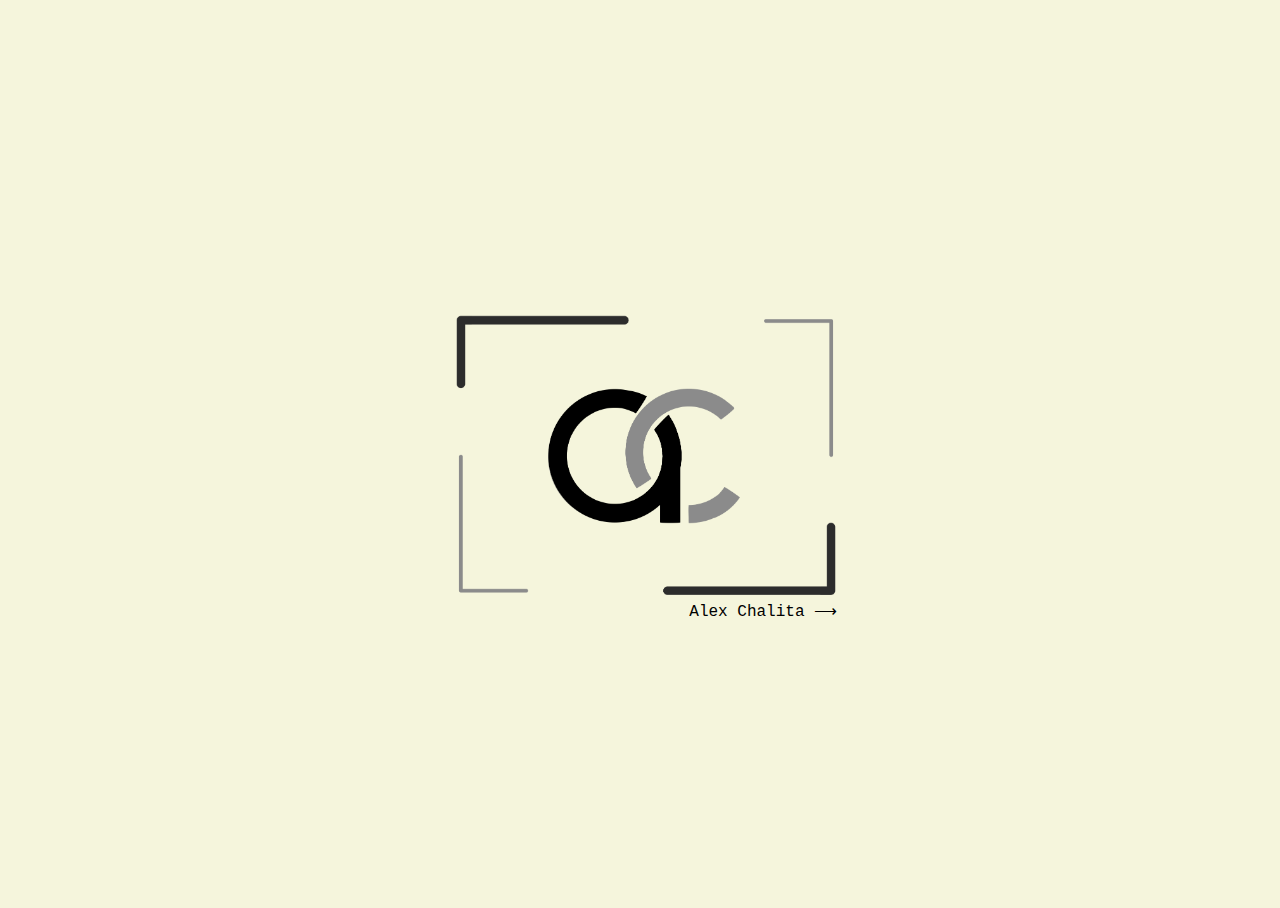
<file: index.html>
<!DOCTYPE html>
<html lang="en">
<head>
    <meta charset="UTF-8">
    <meta name="viewport" content=" initial-scale=1.0">
    <title>Home Page</title>
    <link rel="stylesheet" href="public/css/styles.css">
</head>
<body>
    <div id="wrapper">
        <div id="logoDiv">
            <a href="views/navpage.html" id="homeAnchor">
                <img src="assets/logo.png" id="homeLogo">
                <p id="homeName">Alex Chalita &#10230</p>
            </a>
        </div>
    </div>
</body>
</html>
</file>
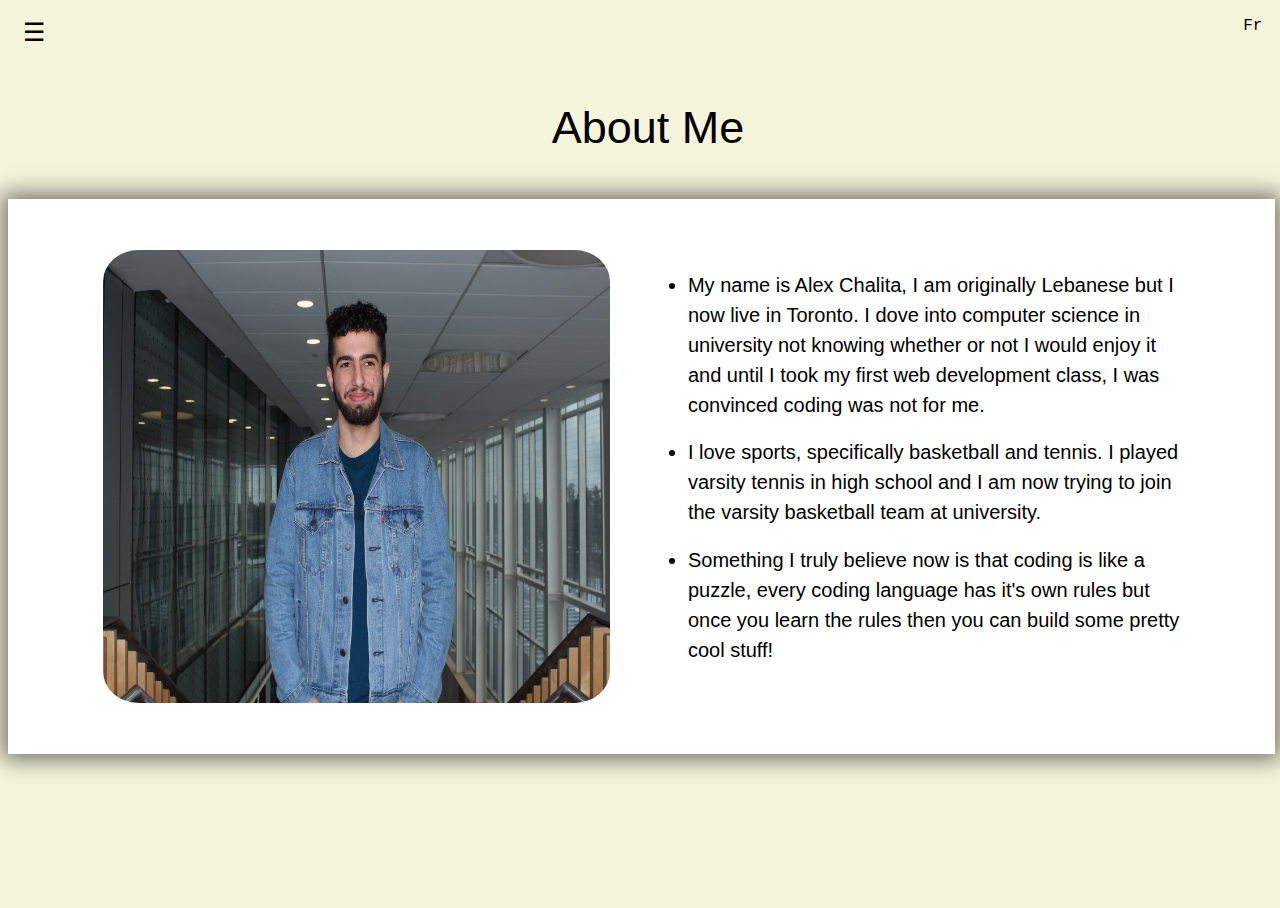
<file: views/aboutme.html>
<!DOCTYPE html>
<html lang="en">
<head>
    <meta charset="UTF-8">
    <meta name="viewport" content=" initial-scale=1.0">
    <title>About Me</title>
    <link rel="stylesheet" href="../public/css/styles.css">
    <link rel="stylesheet" href="../public/css/aboutMe.css">
</head>
<body>

    <div id="wrapper">
    	
    	<button class="openbtn" id="openBtn" onclick="openNav()">&#9776;</button>

	    <div id="navBarDiv" class="navBar" style="display: none;">
			<a class="navItem" href="javascript:void(0)" class="closebtn" onclick="closeNav()">&times;</a>
			<a class="navItem" href="aboutMe.html" style="color: gray">About Me</a>
			<a class="navItem" href="education.html">Education</a>
			<a class="navItem" href="experience.html">Experience</a>
			<a class="navItem" href="extras.html">Extras</a>
		</div>

		<a class="languageBtn" id="frButton" href="aboutmefr.html">Fr</a>

		<div class="pageTitleDiv">
			<p id="pageTitle">About Me</p>
		</div>

		<div class="innerContent" id="imageSide">
			<img src="../assets/aboutMe.jpg" id="aboutMeAsset">
			
			<div id="textSide">
				<ul id="aboutMeList">
					<li class="ab-listItem">My name is Alex Chalita, I am originally Lebanese but I now live in Toronto. I dove into computer science in university not knowing whether or not I would enjoy it and until I took my first web development class, I was convinced coding was not for me.</li>
					<li class="ab-listItem">I love sports, specifically basketball and tennis. I played varsity tennis in high school and I am now trying to join the varsity basketball team at university.</li>
					<li class="ab-listItem">Something I truly believe now is that coding is like a puzzle, every coding language has it's own rules but once you learn the rules then you can build some pretty cool stuff!</li>
				</ul>
			</div>
		</div>


    </div> 
    <script type="text/javascript">
    	function openNav(){
    		if (window.matchMedia("(max-width: 670px)").matches){
    			document.getElementById("navBarDiv").style.display = "block";
    			var list_items = document.getElementsByClassName("navItem");
    			for (i = 0; i < list_items.length; i++){
    				list_items[i].style.display = "block";
    			}
    			document.getElementById("openBtn").style.display = "none";
    		}
    		else{
    			document.getElementById("navBarDiv").style.display = "block";
    			document.getElementById("openBtn").style.display = "none";
    		}

    	}

    	function closeNav(){
    		document.getElementById("navBarDiv").style.display = "none";
    		document.getElementById("openBtn").style.display = "block";
    	}
    </script>
</body>
</html>
</file>
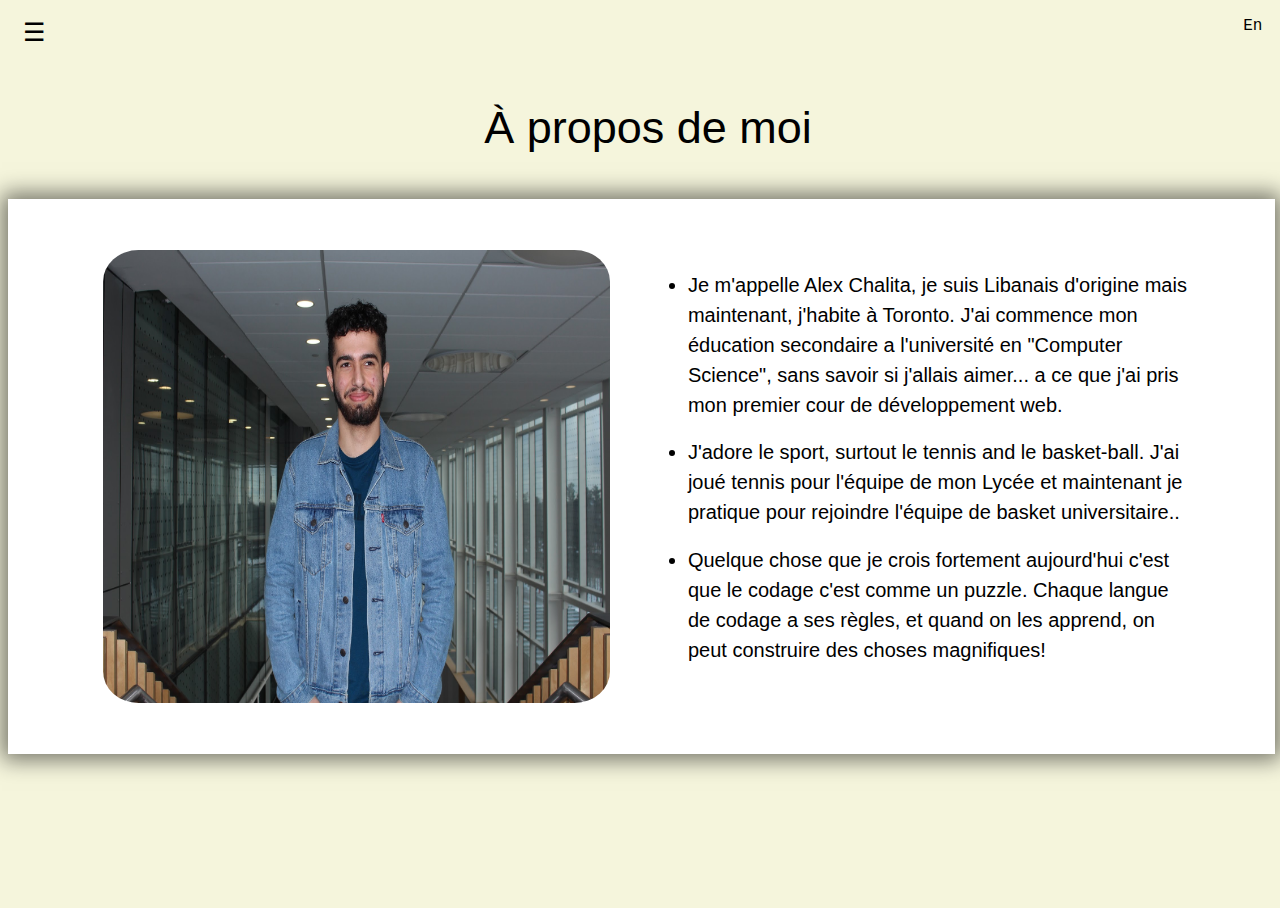
<file: views/aboutmefr.html>
<!DOCTYPE html>
<html lang="en">
<head>
    <meta charset="UTF-8">
    <meta name="viewport" content=" initial-scale=1.0">
    <title>À propos de moi</title>
    <link rel="stylesheet" href="../public/css/styles.css">
    <link rel="stylesheet" href="../public/css/aboutMe.css">
</head>
<body>

    <div id="wrapper">
    	
    	<button class="openbtn" id="openBtn" onclick="openNav()">&#9776;</button>

	    <div id="navBarDiv" class="navBar" style="display: none;">
			<a class="navItem" href="javascript:void(0)" class="closebtn" onclick="closeNav()">&times;</a>
			<a class="navItem" href="aboutMefr.html" style="color: gray">À propos de moi</a>
			<a class="navItem" href="educationfr.html">Éducation</a>
			<a class="navItem" href="experiencefr.html">Éxperiences</a>
			<a class="navItem" href="extrasfr.html">Supplémentaire</a>
		</div>

		<a class="languageBtn" id="enButton" href="aboutme.html">En</a>

		<div class="pageTitleDiv">
			<p id="pageTitle">À propos de moi</p>
		</div>

		<div class="innerContent" id="imageSide">
			<img src="../assets/aboutMe.jpg" id="aboutMeAsset">
			
			<div id="textSide">
				<ul id="aboutMeList">
					<li class="ab-listItem">Je m'appelle Alex Chalita, je suis Libanais d'origine mais maintenant, j'habite à Toronto. J'ai commence mon éducation secondaire a l'université en "Computer Science", sans savoir si j'allais aimer... a ce que j'ai pris mon premier cour de développement web.</li>
					<li class="ab-listItem">J'adore le sport, surtout le tennis and le basket-ball. J'ai joué tennis pour l'équipe de mon Lycée et maintenant je pratique pour rejoindre l'équipe de basket universitaire..</li>
					<li class="ab-listItem">Quelque chose que je crois fortement aujourd'hui c'est que le codage c'est comme un puzzle. Chaque langue de codage a ses règles, et quand on les apprend, on peut construire des choses magnifiques!</li>
				</ul>
			</div>
		</div>


    </div> 
    <script type="text/javascript">
    	function openNav(){
    		if (window.matchMedia("(max-width: 670px)").matches){
    			document.getElementById("navBarDiv").style.display = "block";
    			var list_items = document.getElementsByClassName("navItem");
    			for (i = 0; i < list_items.length; i++){
    				list_items[i].style.display = "block";
    			}
    			document.getElementById("openBtn").style.display = "none";
    		}
    		else{
    			document.getElementById("navBarDiv").style.display = "block";
    			document.getElementById("openBtn").style.display = "none";
    		}

    	}

    	function closeNav(){
    		document.getElementById("navBarDiv").style.display = "none";
    		document.getElementById("openBtn").style.display = "block";
    	}
    </script>
</body>
</html>
</file>
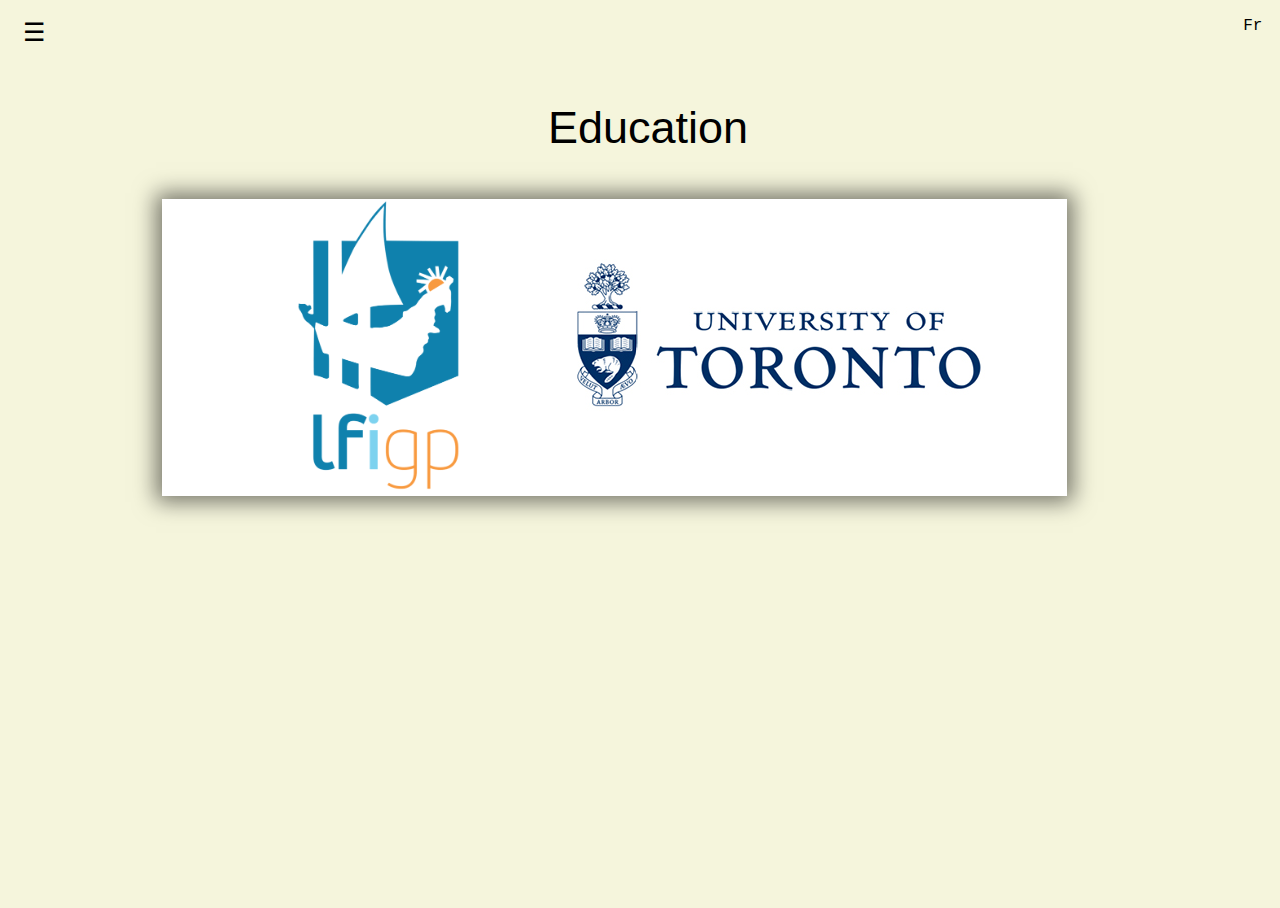
<file: views/education.html>
<!DOCTYPE html>
<html lang="en">
<head>
    <meta charset="UTF-8">
    <meta name="viewport" content=" initial-scale=1.0">
    <title>Education</title>
    <link rel="stylesheet" href="../public/css/styles.css">
    <link rel="stylesheet" href="../public/css/education.css">
</head>
<body>

    <div id="wrapper">
        
        <button class="openbtn" id="openBtn" onclick="openNav()">&#9776;</button>

        <div id="navBarDiv" class="navBar" style="display: none;">
            <a class="navItem" href="javascript:void(0)" class="closebtn" onclick="closeNav()">&times;</a>
            <a class="navItem" href="aboutMe.html">About Me</a>
            <a class="navItem" href="education.html" style="color: gray">Education</a>
            <a class="navItem" href="experience.html">Experience</a>
            <a class="navItem" href="extras.html">Extras</a>
        </div>

        <a class="languageBtn" id="frButton" href="educationfr.html">Fr</a>

        <div class="pageTitleDiv">
            <p id="pageTitle">Education</p>
        </div>

        <div class="innerContent">
                <a><img src="../assets/lfigp.png" id="lfigpAsset" onclick="openLfigp()"></a>
                <a><img src="../assets/uoftlogo.jpg" id="uoftAsset" onclick="openUoft()"></a>
        </div> 

        <div class="educationPop" id="lfigpPop" style="display: none;">
            <p class="popText">I attended LFIGP (Lycée Français International Georges Pompidou) in Dubai where I specialized in the Scientific sector. I had the pleasure of learning four languages and picking up important study habits that would go on to help me in my pursuit for a Bachelor's degree.</p>
        </div>

        <div class="educationPop" id="uoftPop" style="display: none;">
            <p class="popText">I started my post-secondary education at the University of Toronto in 2017. After taking a multitude of courses, I thoroughly enjoyed the non-theoretical Computer Science courses and I found an affinity for economics, where I decided to minor.</p>
        </div>
    </div>


    <script type="text/javascript">
        function openNav(){
            if (window.matchMedia("(max-width: 670px)").matches){
                document.getElementById("navBarDiv").style.display = "block";
                var list_items = document.getElementsByClassName("navItem");
                for (i = 0; i < list_items.length; i++){
                    list_items[i].style.display = "block";
                }
                document.getElementById("openBtn").style.display = "none";
            }
            else{
                document.getElementById("navBarDiv").style.display = "block";
                document.getElementById("openBtn").style.display = "none";
            }

        }

        function closeNav(){
            document.getElementById("navBarDiv").style.display = "none";
            document.getElementById("openBtn").style.display = "block";
        }

        function openLfigp(){
            document.getElementById("uoftPop").style.display = "none";
            document.getElementById("lfigpPop").style.display = "block";
        }

        function openUoft(){
            document.getElementById("lfigpPop").style.display = "none";
            document.getElementById("uoftPop").style.display = "block";
        }
    </script>
</body>
</html>
</file>
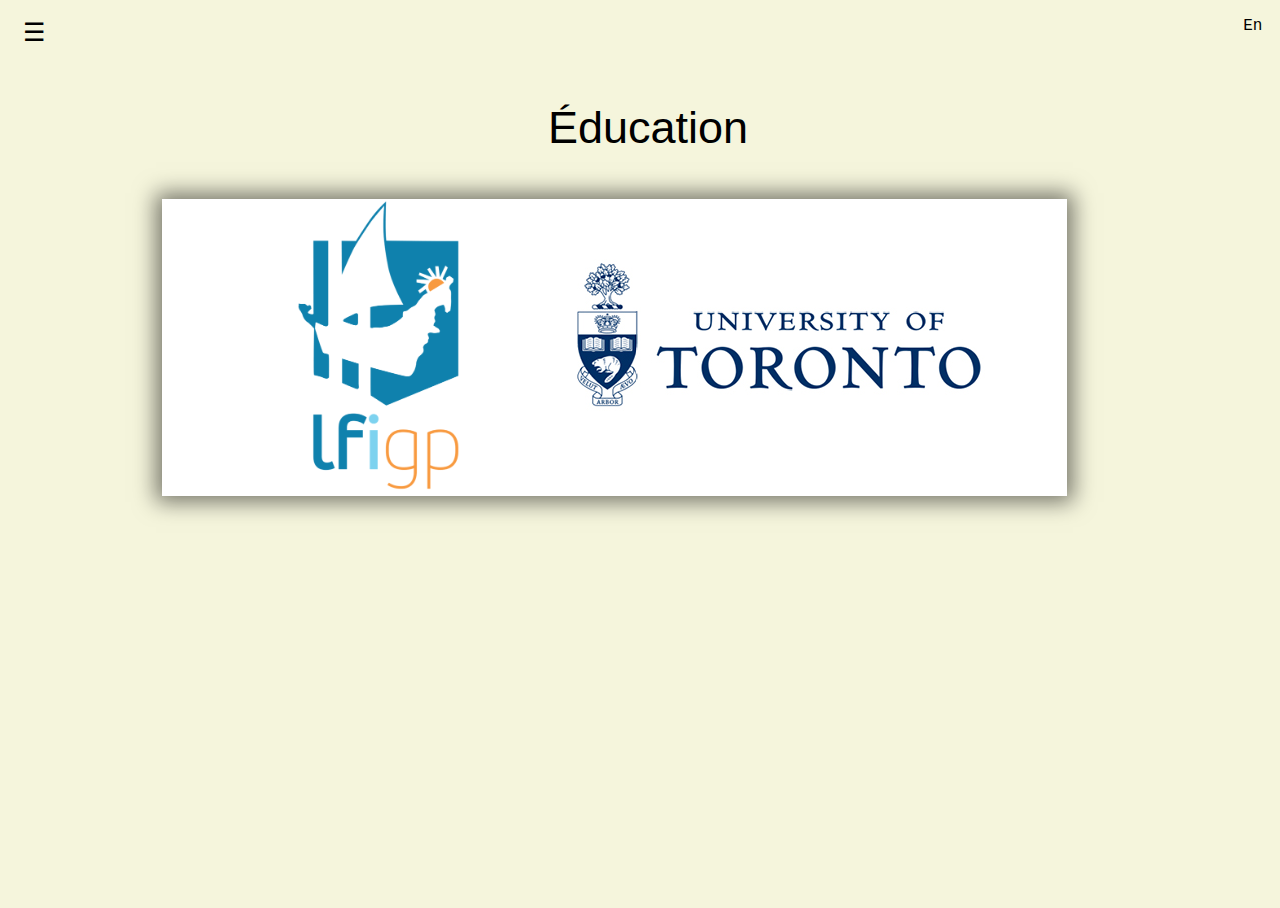
<file: views/educationfr.html>
<!DOCTYPE html>
<html lang="en">
<head>
    <meta charset="UTF-8">
    <meta name="viewport" content=" initial-scale=1.0">
    <title>Éducation</title>
    <link rel="stylesheet" href="../public/css/styles.css">
    <link rel="stylesheet" href="../public/css/education.css">
</head>
<body>

    <div id="wrapper">
        
        <button class="openbtn" id="openBtn" onclick="openNav()">&#9776;</button>

        <div id="navBarDiv" class="navBar" style="display: none;">
            <a class="navItem" href="javascript:void(0)" class="closebtn" onclick="closeNav()">&times;</a>
            <a class="navItem" href="aboutMefr.html">À propos de moi</a>
            <a class="navItem" href="educationfr.html" style="color: gray">Éducation</a>
            <a class="navItem" href="experiencefr.html">Éxperiences</a>
            <a class="navItem" href="extrasfr.html">Supplémentaire</a>
        </div>

        <a class="languageBtn" id="enButton" href="education.html">En</a>

        <div class="pageTitleDiv">
            <p id="pageTitle">Éducation</p>
        </div>

        <div class="innerContent">
                <a><img src="../assets/lfigp.png" id="lfigpAsset" onclick="openLfigp()"></a>
                <a><img src="../assets/uoftlogo.jpg" id="uoftAsset" onclick="openUoft()"></a>
        </div> 

        <div class="educationPop" id="lfigpPop" style="display: none;">
            <p class="popText">Je suis allé au Lycée Français International Georges Pompidou à Dubaï ou j'ai choisi de faire la specialization dans les sciences. J'ai eu le plaisir d'apprendre quatre langues et d'avoir accumulé les habitudes d'études qui m'ont aidé à ma poursuite de mon bachelor's.</p>
        </div>

        <div class="educationPop" id="uoftPop" style="display: none;">
            <p class="popText">J'ai commencé mes études secondaires à l'Université de Toronto en 2017. Après avoir pris beaucoup de cours, j'ai aimé plutôt les cours de computer science non theorique et j'ai trouver une affinité pour l'économie, ou j'ai choisi de faire un "Minor".</p>
        </div>
    </div>


    <script type="text/javascript">
        function openNav(){
            if (window.matchMedia("(max-width: 670px)").matches){
                document.getElementById("navBarDiv").style.display = "block";
                var list_items = document.getElementsByClassName("navItem");
                for (i = 0; i < list_items.length; i++){
                    list_items[i].style.display = "block";
                }
                document.getElementById("openBtn").style.display = "none";
            }
            else{
                document.getElementById("navBarDiv").style.display = "block";
                document.getElementById("openBtn").style.display = "none";
            }

        }

        function closeNav(){
            document.getElementById("navBarDiv").style.display = "none";
            document.getElementById("openBtn").style.display = "block";
        }

        function openLfigp(){
            document.getElementById("uoftPop").style.display = "none";
            document.getElementById("lfigpPop").style.display = "block";
        }

        function openUoft(){
            document.getElementById("lfigpPop").style.display = "none";
            document.getElementById("uoftPop").style.display = "block";
        }
    </script>
</body>
</html>
</file>
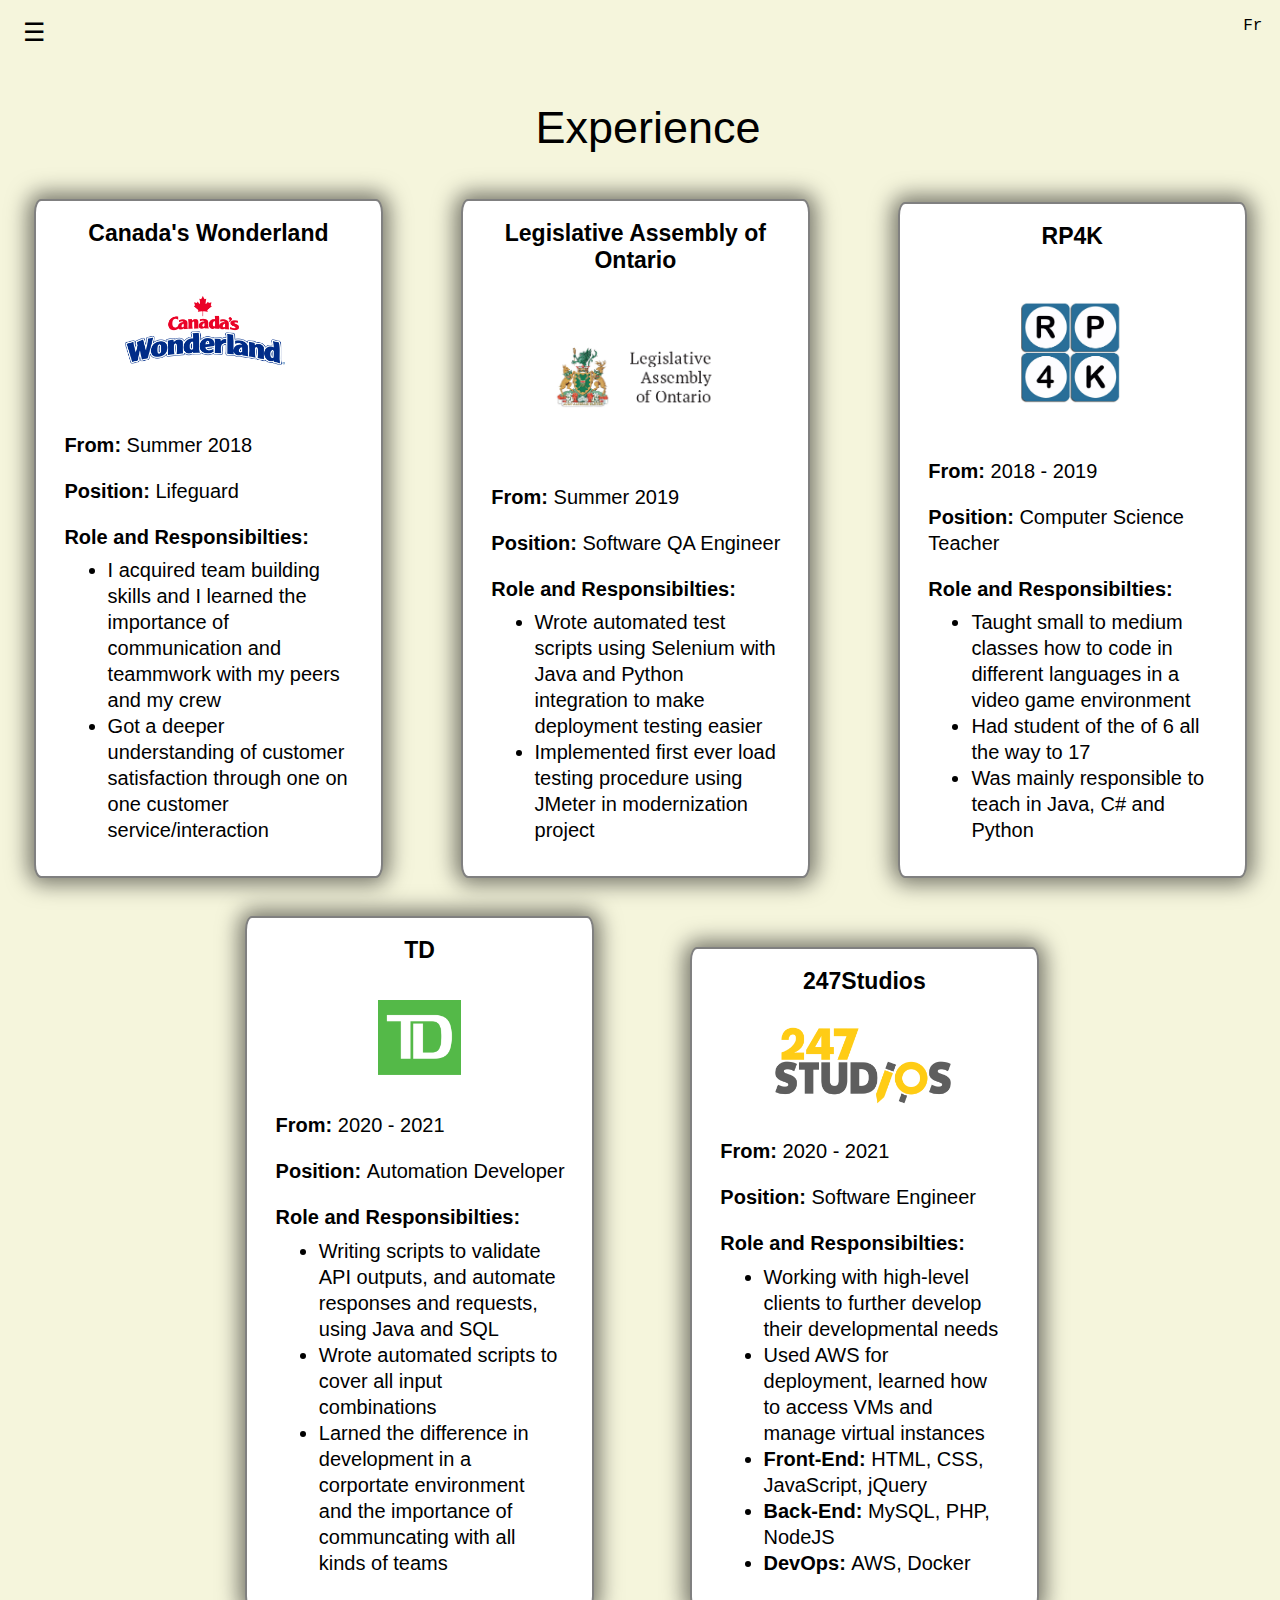
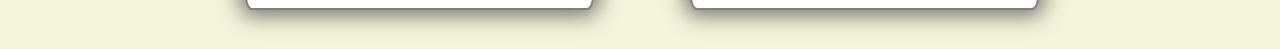
<file: views/experience.html>
<!DOCTYPE html>
<html lang="en">
<head>
    <meta charset="UTF-8">
    <meta name="viewport" content=" initial-scale=1.0">
    <title>Experience</title>
    <link rel="stylesheet" href="../public/css/styles.css">
    <link rel="stylesheet" href="../public/css/experience.css">
</head>
<body>

    <div id="wrapper">
        
        <button class="openbtn" id="openBtn" onclick="openNav()">&#9776;</button>

        <div id="navBarDiv" class="navBar" style="display: none;">
            <a class="navItem" href="javascript:void(0)" class="closebtn" onclick="closeNav()">&times;</a>
            <a class="navItem" href="aboutMe.html">About Me</a>
            <a class="navItem" href="education.html">Education</a>
            <a class="navItem" href="experience.html" style="color: gray">Experience</a>
            <a class="navItem" href="extras.html">Extras</a>
        </div>

        <a class="languageBtn" id="frButton" href="experiencefr.html">Fr</a>

        <div class="pageTitleDiv">
            <p id="pageTitle">Experience</p>
        </div>

        <div class="innerContent">
            <div class="job-infoBox" id="infoBox-1">
                <p class="job-infoBox-Heading" id="heading-1">Canada's Wonderland</p>
                <img src="../assets/cw.png" alt="Canada's Wonderland" id="cw">
                <p class="job-infoBox-Date" id="date-1"><strong>From:&nbsp</strong>Summer 2018</p>
                <p class="job-infoBox-Title" id="title-1"><strong>Position:&nbsp</strong>Lifeguard</p>
                <p class="job-infoBox-Description" id="description-1"><strong>Role and Responsibilties:</strong><br>
                    <ul class="descriptionContent">
                        <li>I acquired team building skills and I learned the importance of communication and teammwork with my peers and my crew</li>
                        <li>Got a deeper understanding of customer satisfaction through one on one customer service/interaction</li>
                    </ul>
                </p>
            </div>

            <div class="job-infoBox" id="infoBox-2">
                <p class="job-infoBox-Heading" id="heading-2">Legislative Assembly of Ontario</p>
                <img src="../assets/lao.png" alt="Legislative Assembly of Ontario" id="lao">
                <p class="job-infoBox-Date" id="date-2"><strong>From:&nbsp</strong>Summer 2019</p>
                <p class="job-infoBox-Title" id="title-2"><strong>Position:&nbsp</strong>Software QA Engineer</p>
                <p class="job-infoBox-Description" id="description-2"><strong>Role and Responsibilties:</strong><br>
                    <ul class="descriptionContent">
                        <li>Wrote automated test scripts using Selenium with Java and Python integration to make deployment testing easier</li>
                        <li>Implemented first ever load testing procedure using JMeter in modernization project</li>
                    </ul>
                </p>
            </div>

            <div class="job-infoBox" id="infoBox-3">
                <p class="job-infoBox-Heading" id="heading-3">RP4K</p>
                <img src="../assets/rp4k.jpg" alt="Real Programming For Kids" id="rp4k">
                <p class="job-infoBox-Date" id="date-3"><strong>From:&nbsp</strong>2018 - 2019</p>
                <p class="job-infoBox-Title" id="title-3"><strong>Position:&nbsp</strong>Computer Science Teacher</p>
                <p class="job-infoBox-Description" id="description-3"><strong>Role and Responsibilties:</strong><br>
                    <ul class="descriptionContent">
                        <li>Taught small to medium classes how to code in different languages in a video game environment</li>
                        <li>Had student of the of 6 all the way to 17</li>
                        <li>Was mainly responsible to teach in Java, C# and Python</li>
                    </ul>
                </p>
            </div>

            <div class="job-infoBox" id="infoBox-4">
                <p class="job-infoBox-Heading" id="heading-4">TD</p>
                <img src="../assets/td.png" alt="TD" id="td">
                <p class="job-infoBox-Date" id="date-4"><strong>From:&nbsp</strong>2020 - 2021</p>
                <p class="job-infoBox-Title" id="title-4"><strong>Position:&nbsp</strong>Automation Developer</p>
                <p class="job-infoBox-Description" id="description-4"><strong>Role and Responsibilties:</strong><br>
                    <ul class="descriptionContent">
                        <li>Writing scripts to validate API outputs, and automate responses and requests, using Java and SQL</li>
                        <li>Wrote automated scripts to cover all input combinations</li>
                        <li>Larned the difference in development in a corportate environment and the importance of communcating with all kinds of teams</li>
                    </ul>
                </p>
            </div>


            <div class="job-infoBox" id="infoBox-5">
                <p class="job-infoBox-Heading" id="heading-5">247Studios</p>
                <img src="../assets/247logo.png" alt="247studios" id="studios">
                <p class="job-infoBox-Date" id="date-5"><strong>From:&nbsp</strong>2020 - 2021</p>
                <p class="job-infoBox-Title" id="title-5"><strong>Position:&nbsp</strong>Software Engineer</p>
                <p class="job-infoBox-Description" id="description-5"><strong>Role and Responsibilties:</strong><br>
                    <ul class="descriptionContent">
                        <li>Working with high-level clients to further develop their developmental needs</li>
                        <li>Used AWS for deployment, learned how to access VMs and manage virtual instances</li>
                        <li><strong>Front-End:&nbsp</strong>HTML, CSS, JavaScript, jQuery</li>
                        <li><strong>Back-End:&nbsp</strong>MySQL, PHP, NodeJS</li>
                        <li><strong>DevOps:&nbsp</strong>AWS, Docker</li>
                    </ul>
                </p>
            </div>

        </div>

    </div>

    <script type="text/javascript">
        function openNav(){
            if (window.matchMedia("(max-width: 670px)").matches){
                document.getElementById("navBarDiv").style.display = "block";
                var list_items = document.getElementsByClassName("navItem");
                for (i = 0; i < list_items.length; i++){
                    list_items[i].style.display = "block";
                }
                document.getElementById("openBtn").style.display = "none";
            }
            else{
                document.getElementById("navBarDiv").style.display = "block";
                document.getElementById("openBtn").style.display = "none";
            }

        }

        function closeNav(){
            document.getElementById("navBarDiv").style.display = "none";
            document.getElementById("openBtn").style.display = "block";
        }
    </script>
</body>
</html>
</file>
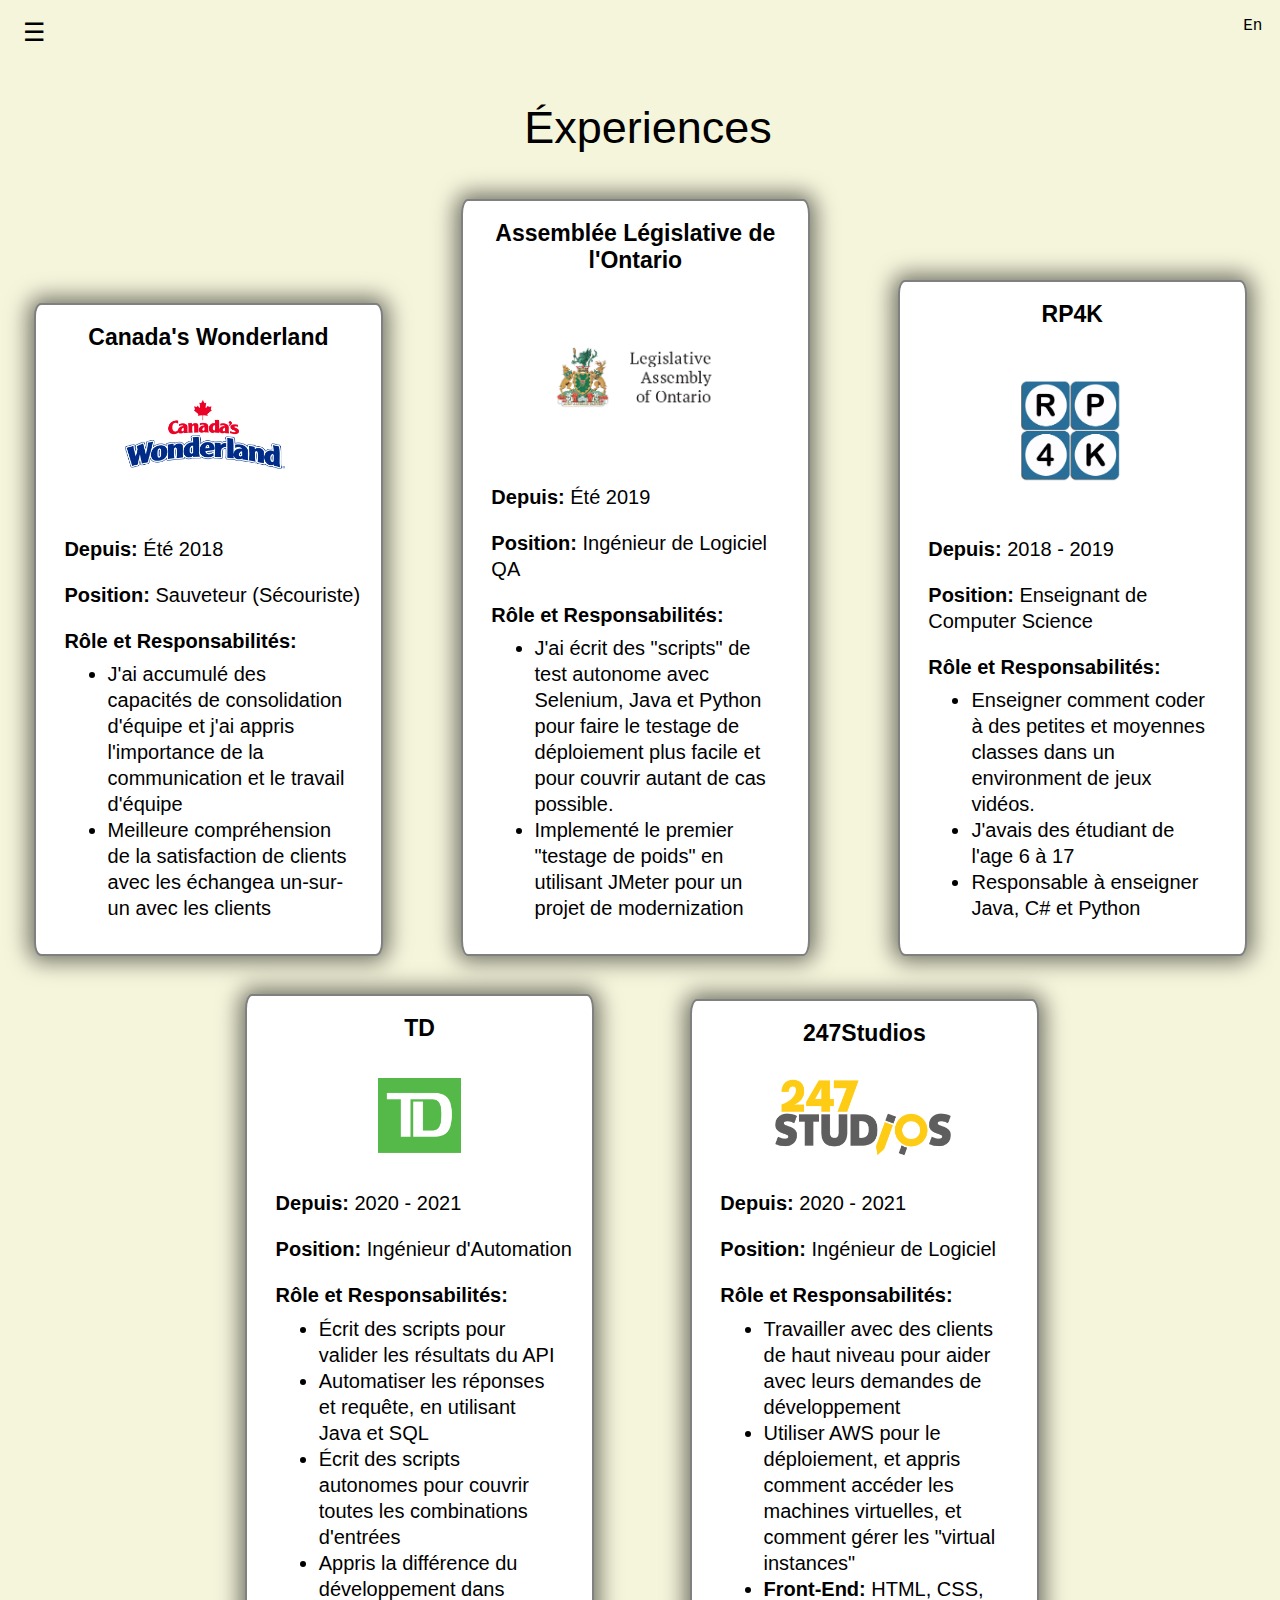
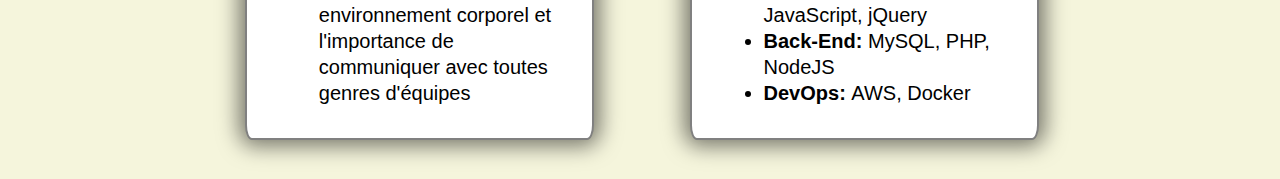
<file: views/experiencefr.html>
<!DOCTYPE html>
<html lang="en">
<head>
    <meta charset="UTF-8">
    <meta name="viewport" content=" initial-scale=1.0">
    <title>Éxperiences</title>
    <link rel="stylesheet" href="../public/css/styles.css">
    <link rel="stylesheet" href="../public/css/experience.css">
    <link rel="stylesheet" href="../public/css/experiencefr.css">
</head>
<body>

    <div id="wrapper">
        
        <button class="openbtn" id="openBtn" onclick="openNav()">&#9776;</button>

        <div id="navBarDiv" class="navBar" style="display: none;">
            <a class="navItem" href="javascript:void(0)" class="closebtn" onclick="closeNav()">&times;</a>
            <a class="navItem" href="aboutMefr.html">À propos de moi</a>
            <a class="navItem" href="educationfr.html">Éducation</a>
            <a class="navItem" href="experiencefr.html" style="color: gray">Éxperiences</a>
            <a class="navItem" href="extrasfr.html">Supplémentaire</a>
        </div>

        <a class="languageBtn" id="enButton" href="experience.html">En</a>

        <div class="pageTitleDiv">
            <p id="pageTitle">Éxperiences</p>
        </div>

        <div class="innerContent">
            <div class="job-infoBox" id="infoBox-1">
                <p class="job-infoBox-Heading" id="heading-1">Canada's Wonderland</p>
                <img src="../assets/cw.png" alt="Canada's Wonderland" id="cw">
                <p class="job-infoBox-Date" id="date-1"><strong>Depuis:&nbsp</strong>Été 2018</p>
                <p class="job-infoBox-Title" id="title-1"><strong>Position:&nbsp</strong>Sauveteur (Sécouriste)</p>
                <p class="job-infoBox-Description" id="description-1"><strong>Rôle et Responsabilités:</strong><br>
                    <ul class="descriptionContent">
                        <li>J'ai accumulé des capacités de consolidation d'équipe et j'ai appris l'importance de la communication et le travail d'équipe</li>
                        <li>Meilleure compréhension de la satisfaction de clients avec les échangea un-sur-un avec les clients</li>
                    </ul>
                </p>
            </div>

            <div class="job-infoBox" id="infoBox-2">
                <p class="job-infoBox-Heading" id="heading-2">Assemblée Législative de l'Ontario</p>
                <img src="../assets/lao.png" alt="Legislative Assembly of Ontario" id="lao">
                <p class="job-infoBox-Date" id="date-2"><strong>Depuis:&nbsp</strong>Été 2019</p>
                <p class="job-infoBox-Title" id="title-2"><strong>Position:&nbsp</strong>Ingénieur de Logiciel QA</p>
                <p class="job-infoBox-Description" id="description-2"><strong>Rôle et Responsabilités:</strong><br>
                    <ul class="descriptionContent">
                        <li>J'ai écrit des "scripts" de test autonome avec Selenium, Java et Python pour faire le testage de déploiement plus facile et pour couvrir autant de cas possible.</li>
                        <li>Implementé le premier "testage de poids" en utilisant JMeter pour un projet de modernization</li>
                    </ul>
                </p>
            </div>

            <div class="job-infoBox" id="infoBox-3">
                <p class="job-infoBox-Heading" id="heading-3">RP4K</p>
                <img src="../assets/rp4k.jpg" alt="Real Programming For Kids" id="rp4k">
                <p class="job-infoBox-Date" id="date-3"><strong>Depuis:&nbsp</strong>2018 - 2019</p>
                <p class="job-infoBox-Title" id="title-3"><strong>Position:&nbsp</strong>Enseignant de Computer Science</p>
                <p class="job-infoBox-Description" id="description-3"><strong>Rôle et Responsabilités:</strong><br>
                    <ul class="descriptionContent">
                        <li>Enseigner comment coder à des petites et moyennes classes dans un environment de jeux vidéos.</li>
                        <li>J'avais des étudiant de l'age 6 à 17</li>
                        <li>Responsable à enseigner Java, C# et Python</li>
                    </ul>
                </p>
            </div>

            <div class="job-infoBox" id="infoBox-4">
                <p class="job-infoBox-Heading" id="heading-4">TD</p>
                <img src="../assets/td.png" alt="TD" id="td">
                <p class="job-infoBox-Date" id="date-4"><strong>Depuis:&nbsp</strong>2020 - 2021</p>
                <p class="job-infoBox-Title" id="title-4"><strong>Position:&nbsp</strong>Ingénieur d'Automation</p>
                <p class="job-infoBox-Description" id="description-4"><strong>Rôle et Responsabilités:</strong><br>
                    <ul class="descriptionContent">
                        <li>Écrit des scripts pour valider les résultats du API</li>
                        <li>Automatiser les réponses et requête, en utilisant Java et SQL</li>
                        <li>Écrit des scripts autonomes pour couvrir toutes les combinations d'entrées</li>
                        <li>Appris la différence du développement dans environnement corporel et l'importance de communiquer avec toutes genres d'équipes</li>
                    </ul>
                </p>
            </div>


            <div class="job-infoBox" id="infoBox-5">
                <p class="job-infoBox-Heading" id="heading-5">247Studios</p>
                <img src="../assets/247logo.png" alt="247studios" id="studios">
                <p class="job-infoBox-Date" id="date-5"><strong>Depuis:&nbsp</strong>2020 - 2021</p>
                <p class="job-infoBox-Title" id="title-5"><strong>Position:&nbsp</strong>Ingénieur de Logiciel</p>
                <p class="job-infoBox-Description" id="description-5"><strong>Rôle et Responsabilités:</strong><br>
                    <ul class="descriptionContent">
                        <li>Travailler avec des clients de haut niveau pour aider avec leurs demandes de développement</li>
                        <li>Utiliser AWS pour le déploiement, et appris comment accéder les machines virtuelles, et comment gérer les "virtual instances"</li>
                        <li><strong>Front-End:&nbsp</strong>HTML, CSS, JavaScript, jQuery</li>
                        <li><strong>Back-End:&nbsp</strong>MySQL, PHP, NodeJS</li>
                        <li><strong>DevOps:&nbsp</strong>AWS, Docker</li>
                    </ul>
                </p>
            </div>

        </div>

    </div>

    <script type="text/javascript">
        function openNav(){
            if (window.matchMedia("(max-width: 670px)").matches){
                document.getElementById("navBarDiv").style.display = "block";
                var list_items = document.getElementsByClassName("navItem");
                for (i = 0; i < list_items.length; i++){
                    list_items[i].style.display = "block";
                }
                document.getElementById("openBtn").style.display = "none";
            }
            else{
                document.getElementById("navBarDiv").style.display = "block";
                document.getElementById("openBtn").style.display = "none";
            }

        }

        function closeNav(){
            document.getElementById("navBarDiv").style.display = "none";
            document.getElementById("openBtn").style.display = "block";
        }
    </script>
</body>
</html>
</file>
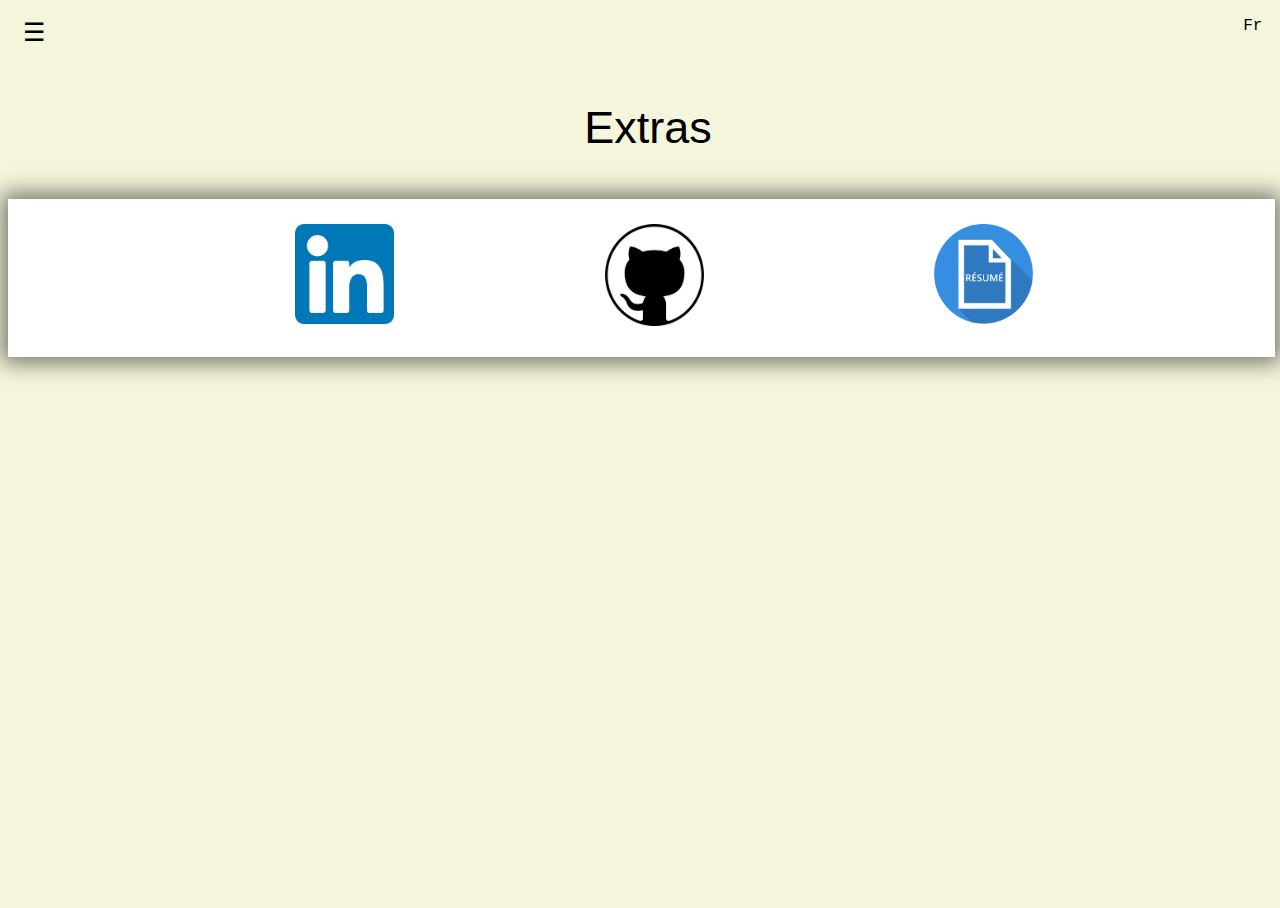
<file: views/extras.html>
<!DOCTYPE html>
<html lang="en">
<head>
    <meta charset="UTF-8">
    <meta name="viewport" content=" initial-scale=1.0">
    <title>Extras</title>
    <link rel="stylesheet" href="../public/css/styles.css">
    <link rel="stylesheet" href="../public/css/extras.css">
</head>
<body>

    <div id="wrapper">
        
        <button class="openbtn" id="openBtn" onclick="openNav()">&#9776;</button>

        <div id="navBarDiv" class="navBar" style="display: none;">
            <a class="navItem" href="javascript:void(0)" class="closebtn" onclick="closeNav()">&times;</a>
            <a class="navItem" href="aboutMe.html">About Me</a>
            <a class="navItem" href="education.html">Education</a>
            <a class="navItem" href="experience.html">Experience</a>
            <a class="navItem" href="extras.html" style="color: gray">Extras</a>
        </div>

        <a class="languageBtn" id="frButton" href="extrasfr.html">Fr</a>

        <div class="pageTitleDiv">
            <p id="pageTitle">Extras</p>
        </div>

        <div class="innerContent" id="imageSide">
            <div class="extrasIcon" id="linkedin">
                <a href="https://www.linkedin.com/in/alexchalita/" target="_blank">
                    <img src="../assets/linkedin.png" id="linkedin" alt="LinkedIn">
                </a>
            </div>

            <div class="extrasIcon" id="github">
                <a href="https://github.com/alexchalita" target="_blank">
                    <img src="../assets/github.png" id="github" alt="GitHub">
                </a>
            </div>
                
            <div class="extrasIcon" id="resume">
                <a href="../downloadable/AlexChalita.pdf" target="_blank">
                    <img src="../assets/resume.png" id="resume" alt="Resume">
                </a>
            </div>
        </div> 
    </div>

    <script type="text/javascript">
        function openNav(){
            if (window.matchMedia("(max-width: 670px)").matches){
                document.getElementById("navBarDiv").style.display = "block";
                var list_items = document.getElementsByClassName("navItem");
                for (i = 0; i < list_items.length; i++){
                    list_items[i].style.display = "block";
                }
                document.getElementById("openBtn").style.display = "none";
            }
            else{
                document.getElementById("navBarDiv").style.display = "block";
                document.getElementById("openBtn").style.display = "none";
            }

        }

        function closeNav(){
            document.getElementById("navBarDiv").style.display = "none";
            document.getElementById("openBtn").style.display = "block";
        }
    </script>
</body>
</html>
</file>
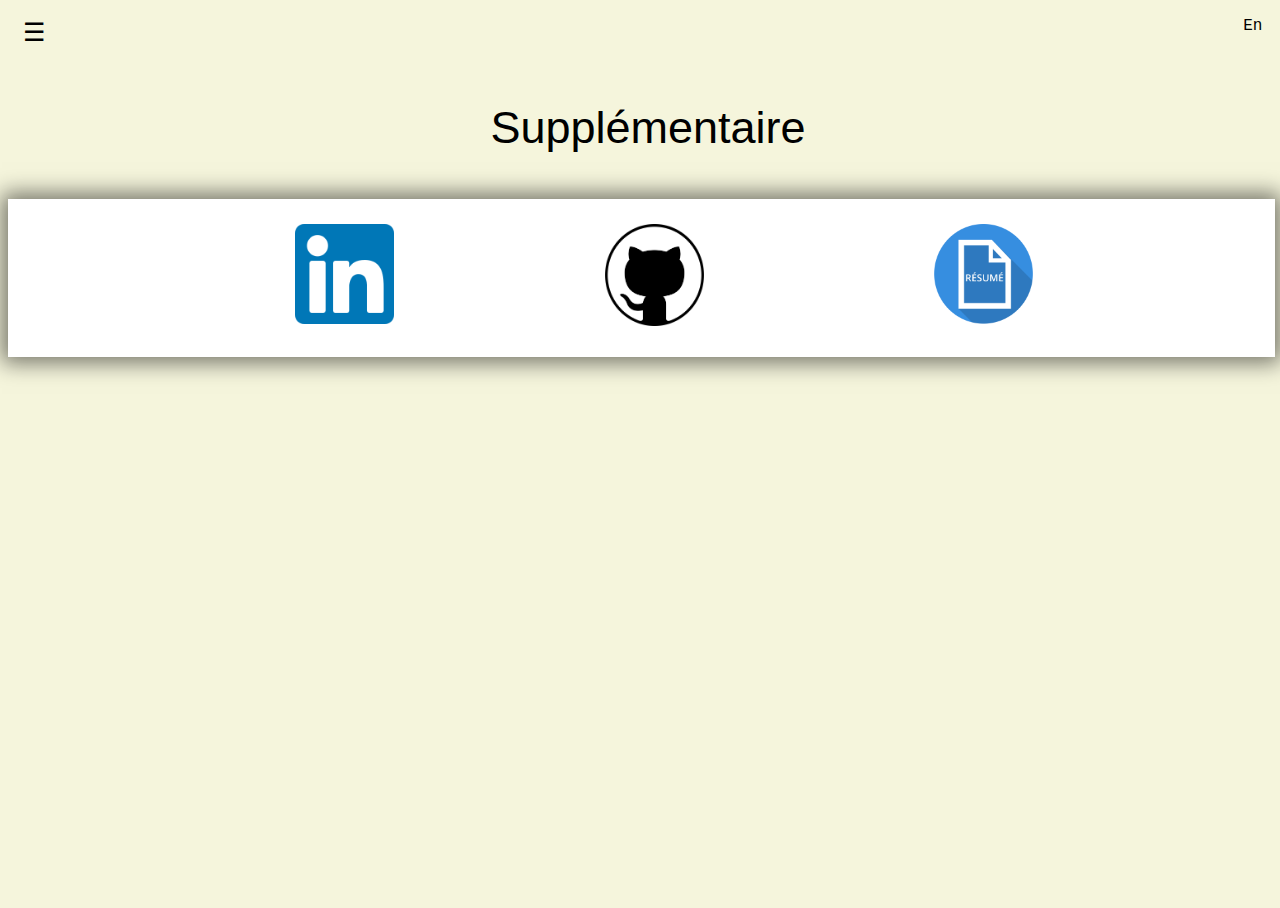
<file: views/extrasfr.html>
<!DOCTYPE html>
<html lang="en">
<head>
    <meta charset="UTF-8">
    <meta name="viewport" content=" initial-scale=1.0">
    <title>Supplémentaire</title>
    <link rel="stylesheet" href="../public/css/styles.css">
    <link rel="stylesheet" href="../public/css/extras.css">
</head>
<body>

    <div id="wrapper">
        
        <button class="openbtn" id="openBtn" onclick="openNav()">&#9776;</button>

        <div id="navBarDiv" class="navBar" style="display: none;">
            <a class="navItem" href="javascript:void(0)" class="closebtn" onclick="closeNav()">&times;</a>
            <a class="navItem" href="aboutMefr.html">À propos de moi</a>
            <a class="navItem" href="educationfr.html">Éducation</a>
            <a class="navItem" href="experiencefr.html">Éxperiences</a>
            <a class="navItem" href="extrasfr.html" style="color: gray">Supplémentaire</a>
        </div>

        <a class="languageBtn" id="enButton" href="extras.html">En</a>

        <div class="pageTitleDiv">
            <p id="pageTitle">Supplémentaire</p>
        </div>

        <div class="innerContent" id="imageSide">
            <div class="extrasIcon" id="linkedin">
                <a href="https://www.linkedin.com/in/alexchalita/" target="_blank">
                    <img src="../assets/linkedin.png" id="linkedin" alt="LinkedIn">
                </a>
            </div>

            <div class="extrasIcon" id="github">
                <a href="https://github.com/alexchalita" target="_blank">
                    <img src="../assets/github.png" id="github" alt="GitHub">
                </a>
            </div>
                
            <div class="extrasIcon" id="resume">
                <a href="../downloadable/AlexChalita.pdf" target="_blank">
                    <img src="../assets/resume.png" id="resume" alt="Resume">
                </a>
            </div>
        </div> 
    </div>

    <script type="text/javascript">
        function openNav(){
            if (window.matchMedia("(max-width: 670px)").matches){
                document.getElementById("navBarDiv").style.display = "block";
                var list_items = document.getElementsByClassName("navItem");
                for (i = 0; i < list_items.length; i++){
                    list_items[i].style.display = "block";
                }
                document.getElementById("openBtn").style.display = "none";
            }
            else{
                document.getElementById("navBarDiv").style.display = "block";
                document.getElementById("openBtn").style.display = "none";
            }

        }

        function closeNav(){
            document.getElementById("navBarDiv").style.display = "none";
            document.getElementById("openBtn").style.display = "block";
        }
    </script>
</body>
</html>
</file>
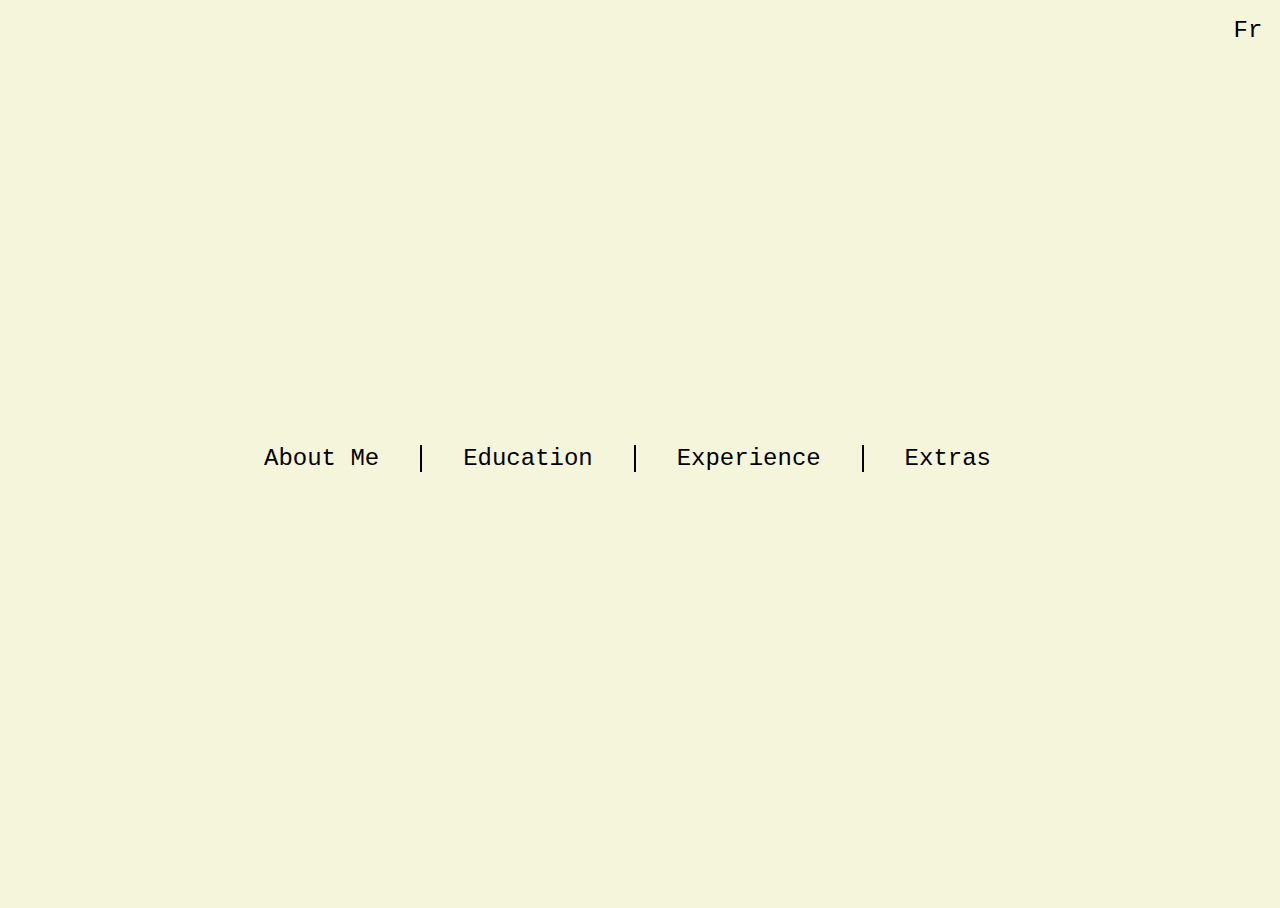
<file: views/navpage.html>
<!DOCTYPE html>
<html lang="en">
<head>
    <meta charset="UTF-8">
    <meta name="viewport" content=" initial-scale=1.0">
    <title>Navigation Page</title>
    <link rel="stylesheet" href="../public/css/styles.css">
    <link rel="stylesheet" media="screen and (min-width: 700px)" href="../public/css/styles.css">
    <link rel="stylesheet" media="screen and (max-width: 699px)" href="../public/css/navpageSmall.css">
    <link rel="stylesheet" media="screen and (min-width: 700px)" href="../public/css/navpage.css">
</head>
<body>
    <div id="wrapper">
        <a class="languageBtn" id="frButton" href="navpageFr.html">Fr</a>
        <div id="navDiv">
            <ul id="navigationList">
                <li id="aboutMe"><a href="aboutme.html" id="aboutMeAnchor">About Me</a></li>
                <li id="education"><a href="education.html" id="educationAnchor">Education</a></li>
                <li id="experience"><a href="experience.html" id="experienceAnchor">Experience</a></li>
                <li id="extras"><a href="extras.html" id="extrasAnchor">Extras</a></li>
            </ul>
        </div>
    </div>

</body>
</html>
</file>
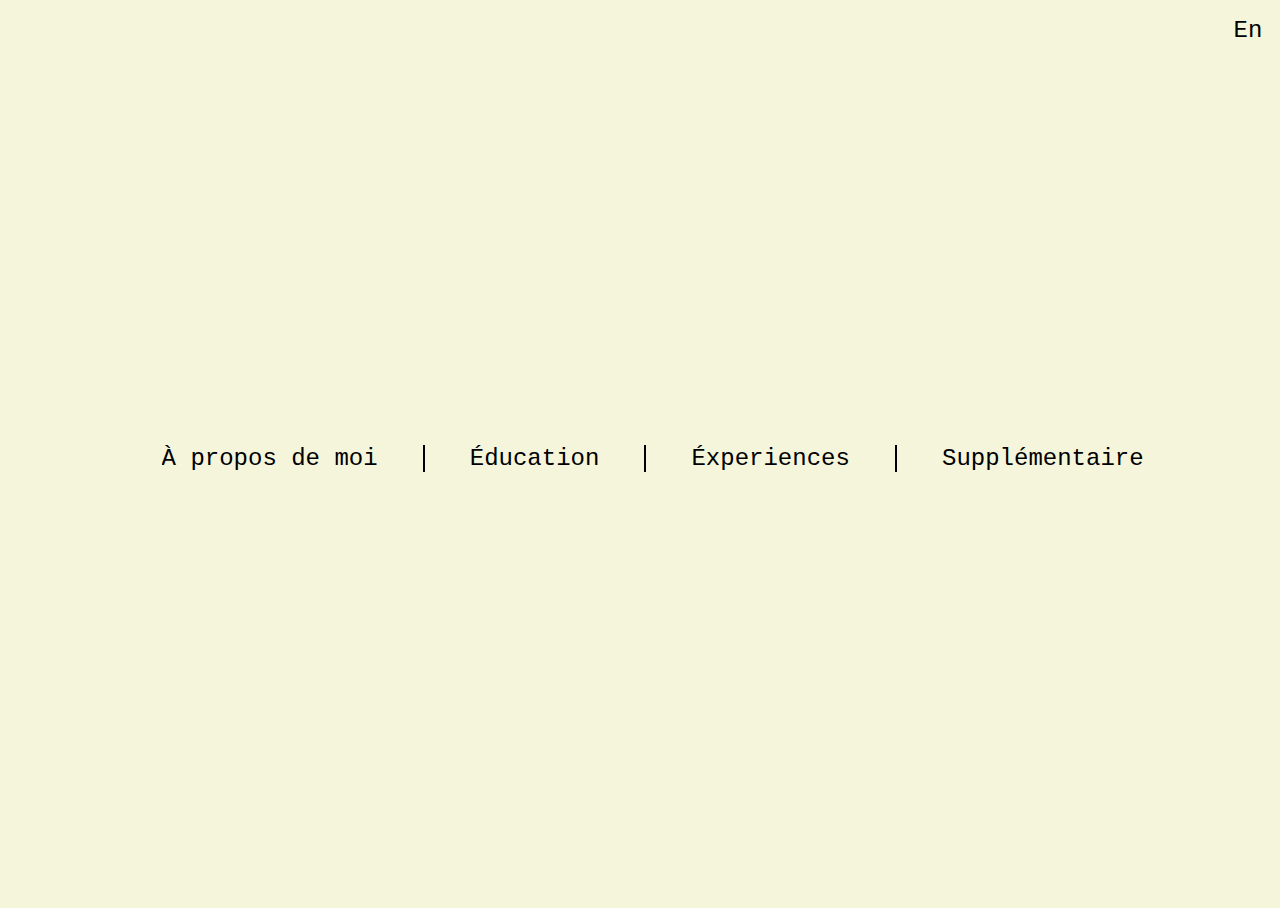
<file: views/navpageFr.html>
<!DOCTYPE html>
<html lang="fr">
<head>
    <meta charset="UTF-8">
    <meta name="viewport" content=" initial-scale=1.0">
    <title>Navigation Page</title>
    <link rel="stylesheet" href="../public/css/styles.css">
    <link rel="stylesheet" media="screen and (min-width: 700px)" href="../public/css/styles.css">
    <link rel="stylesheet" media="screen and (max-width: 999px)" href="../public/css/navpageSmall.css">
    <link rel="stylesheet" media="screen and (min-width: 1000px)" href="../public/css/navpage.css">
    <link rel="stylesheet" media="screen and (min-width: 1000px)" href="../public/css/navpagefr.css">
</head>
<body>
    <div id="wrapper">
        <a class="languageBtn" id="enButton" href="navpage.html">En</a>
        <div id="navDiv">
            <ul id="navigationList">
                <li id="aboutMe"><a href="aboutmefr.html" id="aboutMeAnchor">À propos de moi</a></li>
                <li id="education"><a href="educationfr.html" id="educationAnchor">Éducation</a></li>
                <li id="experience"><a href="experiencefr.html" id="experienceAnchor">Éxperiences</a></li>
                <li id="extras"><a href="extrasfr.html" id="extrasAnchor">Supplémentaire</a></li>
            </ul>
        </div>
    </div>

</body>
</html>
</file>
<file: public/css/styles.css>
body, html {
    width: 100%;
    height: 100%;
    background-color: #F5F5DC;
}

#wrapper{
    height: 100%;
    width: 100%;
    position: relative;
}

#logoDiv{
    position: absolute;
    top: 50%;
    transform: translateY(-50%);
    display: inline-block;
    text-align: center;
    width: 100%;
}

#homeName{
    margin: 0;
    margin-right: 0;
    width: 60%;
    position: absolute;
    right: 11%;
}

#homeLogo{
    max-width: 60%;
}

@media screen and (min-width: 500px) {
    #homeLogo{
        max-width: 40%;
    }
}


#homeAnchor{
    text-decoration: none;
    font-family: "Lucida Console", "Monaco", monospace;
    color: black;
}

.openbtn {
    display: inline-block;
    font-size: 25px;
    cursor: pointer;
    background-color: #F5F5DC;
    color: black;
    padding: 10px 15px;
    border: none;
}

.languageBtn{
    position: absolute;
    right: 5%;
    top: 2%;
    text-decoration: none;
    font-family: "Lucida Console", "Monaco", monospace;
    color: black;
}

.languageBtn a:hover{color:gray};
.languageBtn a:visited{color:black;}

@media screen and (min-width: 1200px) {
    #homeLogo{
        max-width: 30%;
    }

    #aboutMeAsset{
        max-width: 40%;
    }

    .languageBtn{
        right: 2%;
        top: 1%;
    }
}

.navBar{
    margin-top: 1%;
}

.navBar a {
    padding: 8px 8px 8px 15px;
    text-decoration: none;
    color: black;
    font-size: 25px;
    transition: 0.3s;
    font-family: "Trebuchet MS", sans-serif;
}

.innerContent{
    font-size: 20px;
    font-family: "Trebuchet MS", sans-serif;
    background-color: white;
    margin-right: 2%;
    box-shadow: 0px 0px 21px 6px rgba(0,0,0,0.52);
}

#pageTitle{
    text-align: center;
    font-size: 45px;
    font-family: "Trebuchet MS", sans-serif;
}

.navBar a:hover{color: gray;};
.navBar a:active{color: gray;};
#homeAnchor a:visited{color: black;};
#homeAnchor a:hover{color: gray;};
#frButton a:hover{color: gray;};
#frButton a:visited{color: black;};
</file>
<file: public/css/aboutMe.css>
#aboutMeAsset{
    text-align: center;
    max-width: 85%;
    border-radius: 7%;
    margin-top: 4%;
    margin-left: 7.5%;
}

.ab-listItem{
    padding: 0% 5% 5% 0%;
}

.innerContent:hover{
    box-shadow: 0px 0px 21px 6px rgba(72,128,156,1);
    transition: 700ms;
}

@media screen and (min-width: 300px) and (max-width: 900px) {
    .innerContent{
        margin-right: 4%;
    }

}

@media screen and (min-width: 1200px) {
    .innerContent{
        display: flex;
        padding-bottom: 4%;
        margin-right: 1%;
    }

    #aboutMeAsset{
        max-width: 40%;
    }

    #textSide{
        margin-top: 4%;
        margin-left: 3%;
    }

    .ab-listItem{
        padding: 0% 15% 3% 0%;
        line-height: 150%;
    }
}
</file>
<file: public/css/education.css>
.innerContent {
	display: inline-block;
}


#lfigpAsset{
	left: 10%;
	width: 18%;
	margin-left: 3%;
	margin-bottom: 1%;
}

#uoftAsset{
	margin-left: 6%;
}

.popText{
	text-align: center;
	background-color: white;
	margin: 3% 10%;
	padding: 2%;
	box-shadow: 0px 0px 21px 6px rgba(0,0,0,0.52);
	font-family: "Trebuchet MS", sans-serif;
}

.innerContent:hover{
    box-shadow: 0px 0px 21px 6px rgba(0,33,133,1);
    transition: 700ms;
}

@media screen and (max-width: 550px) {
    #uoftAsset{
		margin-left: 0;
		width: 100%;
	}

	.innerContent {
    	margin-right: 3.5%;
	}
}


@media screen and (max-width: 699px) {
	.innerContent{
		margin-right: 2%;
	}

	#lfigpAsset {
    	margin-left: 40%;
    }

    #uoftAsset{
		margin-left: 15%;
	}
}

@media screen and (max-width: 600px) {
    #uoftAsset{
		margin-left: 8%;
	}
}

@media screen and (max-width: 550px) {
    #uoftAsset{
		margin-left: 0;
	}

	.innerContent {
    	margin-right: 3.5%;
	}
}


@media screen and (min-width: 700px) {
	.innerContent{
        margin-right: 1.5%;
    }

    #lfigpAsset {
   		margin-left: 5%;
   		margin-bottom: 5%;
	}

	#uoftAsset {
    	margin-left: 3%;
	}

	.popText{
		margin: 3% 30%;
	}
}

@media screen and (min-width: 800px) {
    #lfigpAsset {
   		margin-left: 12%;
   		margin-bottom: 2%;
	}

}

@media screen and (min-width: 900px) {

    #lfigpAsset {
    	margin-left: 15%;
   		margin-bottom: 0;
	}

		#uoftAsset {
    	margin-left: 7%;
	}
}


@media screen and (min-width: 1000px) {
	.innerContent{
        position: relative;
        left: 4%;
    }
}

@media screen and (min-width: 1100px) {
	.innerContent{
        left: 8%;
    }
}

@media screen and (min-width: 1200px) {
	.innerContent{
        left: 12%;
    }
}


@media screen and (min-width: 1300px) {
	.innerContent{
        left: 15%;
    }
}

@media screen and (min-width: 1400px) {
	.innerContent{
        left: 17%;
    }
}

@media screen and (min-width: 1400px) {
	.innerContent{
        left: 19%;
    }
}

@media screen and (min-width: 1500px) {
	.innerContent{
        left: 20.5%;
    }
}

@media screen and (min-width: 1600px) {
	.innerContent{
        left: 21.5%;
    }
}

@media screen and (min-width: 1700px) {
	.innerContent{
        left: 22.5%;
    }
}

@media screen and (min-width: 1800px) {
	.innerContent{
        left: 24.5%;
    }
}

@media screen and (min-width: 1900px) {
	.innerContent{
        left: 26%;
    }
}

@media screen and (min-width: 2100px) {
	.innerContent{
        left: 28%;
    }
}
</file>
<file: public/css/experience.css>
.innerContent{
	display: inline;
	box-shadow: none;
	background-color: transparent;
}

#infoBox-1{
	margin-left: 2%;
}

.job-infoBox{
	background-color: white;
	border: 2px solid gray;
	border-radius: 2%;
	display: inline-block;
	width: 25%;
	padding: 1%;
	font-size: 100%;
	background-color: white;
	position: relative;
	margin-right: 6%;
	box-shadow: 0px 0px 21px 6px rgba(0,0,0,0.52);
}

#infoBox-1{
	z-index: 5000;
}

#infoBox-2{
	z-index: 4000;
	left: -5px;
}

.job-infoBox-Heading{
	font-size: 115%;
	font-weight: bold;
	text-align: center;
	margin-top: 2%;
}


#cw{
	width: 50%;
	margin: 0% 0px 5% 24%;
}

#lao{
	width: 56%;
	margin: 0% 0px 0% 25%;
}

#rp4k{
	width: 31%;
	margin: 0% 0px 0% 34%;
}

#td{
	width: 26%;
	margin: 0% 0px 0% 37%;
}

#studios{
	width: 55%;
	margin: 0% 0px 0% 22%;
}

.job-infoBox-Date, .job-infoBox-Title, .job-infoBox-Description{
	margin-left: 5%;
	line-height: 130%;
}

.descriptionContent{
	margin: -4% 6% 0% 6%;
	line-height: 130%;
}

.rightArrow {
    display: inline-block;
    position: relative;
    z-index: 3000;
    margin-left: -1%;
    width: 5%;
    top: -30%;

}

.rightarrow-img{
	display: inline-block;
	width: 100%;
}

#infoBox-3{
	margin-right: 0;
}

#infoBox-4{
	margin: 3% 10% 3% 18.5%;
}

#infoBox-5{
	margin: 3% 3% 3% -3%;
}

#infoBox-5 > .descriptionContent{
	margin-right: 8%;
}

@media screen and (max-width: 700px) {
	.job-infoBox{
		width: 90%;
		margin: 3% 3%;
	}

	#infoBox-4, #infoBox-5, #infoBox-3{
		margin: 2% 2%;
	}
}

@media screen and (min-width: 701px) and (max-width: 800px) {
	.job-infoBox{
		width: 41%;
		margin: 3% 3%;
	}

	#infoBox-4, #infoBox-5, #infoBox-3{
		margin: 2% 2%;
	}

	#lao {
	    width: 72%;
	    margin: 0% 0px 0% 14%;
	}

	#cw{
		padding: 16% 0%;
	}

	#rp4k {
	    width: 45%;
	    margin: 0% 0px 0% 27%;
	    padding: 13% 0%;
	}
}

@media screen and (min-width: 801px) and(max-width: 900px) {
	.job-infoBox{
		width: 41%;
		margin: 3% 3%;
	}

	#lao {
	    width: 85%;
	    margin: 0% 0px 0% 7%;
	}

	#td {
	    width: 28%;
	    margin: 0% 0px 0% 36%;
	}
}

@media screen and (min-width: 901px) and (max-width: 1000px) {
	.job-infoBox{
		width: 41%;
		margin: 3% 3%;
	}

	#lao {
	    width: 85%;
	    margin: 0% 0px 0% 7%;
	}

	#td {
	    width: 28%;
	    margin: 0% 0px 0% 36%;
	}
}

@media screen and (min-width: 1001px) and (max-width: 1200px) {
	.job-infoBox{
		width: 41%;
		margin: 3% 3%;
	}

	#lao {
	    width: 63%;
    	margin: 0% 0px 0% 16%;
    	padding: 3% 0%;
	}

	#td {
	    width: 28%;
	    margin: 0% 0px 0% 36%;
	    padding: 9% 0%;
	}

	#cw {
    	width: 72%;
    	margin: 0% 0px 5% 16%;
	}

	#rp4k {
    	padding: 9% 0%;
    	width: 42%;
    	margin: 0% 0px 0% 29%;
	}

	#infoBox-3 {
	    margin-left: 2%;
	}


	#infoBox-4 {
	    margin: 3% 0% 3% 5%;
	}

	#infoBox-5 {
    	margin: 3% 30% 3% 27%;
	}
}

@media screen and (min-width: 1201px) and (max-width: 1500px){
	#lao {
	    width: 68%;
	    margin: 0% 0px 0% 16%;
	    padding: 9% 0%;
	}

	#cw {
	    width: 50%;
	    margin: 0% 0px 5% 24%;
	    padding: 8% 0%;
	}

	#rp4k{
		padding: 9% 0%;
	}

	#td {
	    width: 26%;
	    margin: 0% 0px 0% 37%;
	    padding: 4% 0%;
	}

	#studios {
	    padding: 3% 0%;
	}
}

@media screen and (min-width: 1600px) {
	#lao {
	    width: 69%;
	    margin: 0% 0px 0% 15%;

}

@media screen and (min-width: 1900px) {
	#lao {
	    width: 56%;
	    margin: 0% 0px 0% 15%;

}
</file>
<file: public/css/experiencefr.css>
@media screen and (min-width: 1800px){
	#td {
	    width: 32%;
	    margin: 0% 0px 0% 34%;
	}
}

@media screen and (min-width: 1001px) and (max-width: 1200px) {
	#td{
		padding: 0%;
	}

	#lao {
    	padding: 0%;
	}
}
</file>
<file: public/css/extras.css>
.innerContent{
	display: flex;
	text-align: center;
	margin-right: 1%;
}

#github{
	width: 28%;
}

#resume{
	width: 28%;
}

#linkedin{
	width: 28%;
}

.extrasIcon{
	padding: 2% 0;
}

#linkedin{
	margin-left: 11%;
}

#github{
	margin: 0% -2%;
}
</file>
<file: public/css/navpageSmall.css>
body{
    font-family: "Lucida Console", "Monaco", monospace;
    font-size: 150%;
}

#navigationList{
    list-style: none;
    margin: 0;
    padding: 0;
    text-align: center;
}

#navigationList li{
    padding-bottom: 9%;
}

#navigationList li>a{
    text-decoration: none;
    color: black;
}

#wrapper{
    display: flex;
    align-items: center;
}

#navDiv{
    width: 100%;
    margin: 0 auto;
}

#navigationList li>a:hover{color: gray};
#navigationList li>a:visited{color: black};
</file>
<file: public/css/navpage.css>
body{
    font-family: "Lucida Console", "Monaco", monospace;
    font-size: 150%;
}

#navigationList{
    list-style: none;
    margin: 0;
}

#navigationList li{
    float: left;
    white-space: nowrap;
    overflow: hidden;
}

#aboutMe, #education, #experience {
    padding-right: 4%;
    border-right: 2px solid black; 
}

#education, #experience, #extras {
    padding-left: 4%;
}

#navigationList li>a{
    text-decoration: none;
    color: black;
}

#wrapper{
    display: flex;
    align-items: center;
}

#navDiv{
    width: 100%;
    margin: 0 auto;
}

#navigationList li>a:hover{color: gray};
#navigationList li>a:visited{color: black};

@media screen and (min-width: 700px) {
    #navDiv{
        width: 50%;
    }

    #navigationList{
        padding-left: 3%;
    }
}

@media screen and (min-width: 800px) {
    #navigationList{
        padding-left: 8%;
    }
}

@media screen and (min-width: 900px) {
    #navigationList{
        padding-left: 12%;
    }
}

@media screen and (min-width: 1100px) {
    #navigationList{
        padding-left: 17%;
    }
}

@media screen and (min-width: 1200px) {
    #navigationList{
        padding-left: 20%;
    }
}

@media screen and (min-width: 1400px) {
    #navigationList{
        padding-left: 23%;
    }
}

@media screen and (min-width: 1600px) {
    #navigationList{
        padding-left: 25%;
    }
}

@media screen and (min-width: 1800px) {
    #navigationList{
        padding-left: 28%;
    }
}
</file>
<file: public/css/navpagefr.css>
@media screen and (min-width: 900px) {
    #navigationList{
        padding-left: 6%;
    }
}

@media screen and (min-width: 1100px) {
    #navigationList{
        padding-left: 8%;
    }
}

@media screen and (min-width: 1200px) {
    #navigationList{
        padding-left: 12%;
    }
}

@media screen and (min-width: 1400px) {
    #navigationList{
        padding-left: 14%;
    }
}

@media screen and (min-width: 1600px) {
    #navigationList{
        padding-left: 29%;
    }
}

@media screen and (min-width: 1800px) {
    #navigationList{
        padding-left: 22%;
    }
}
</file>
